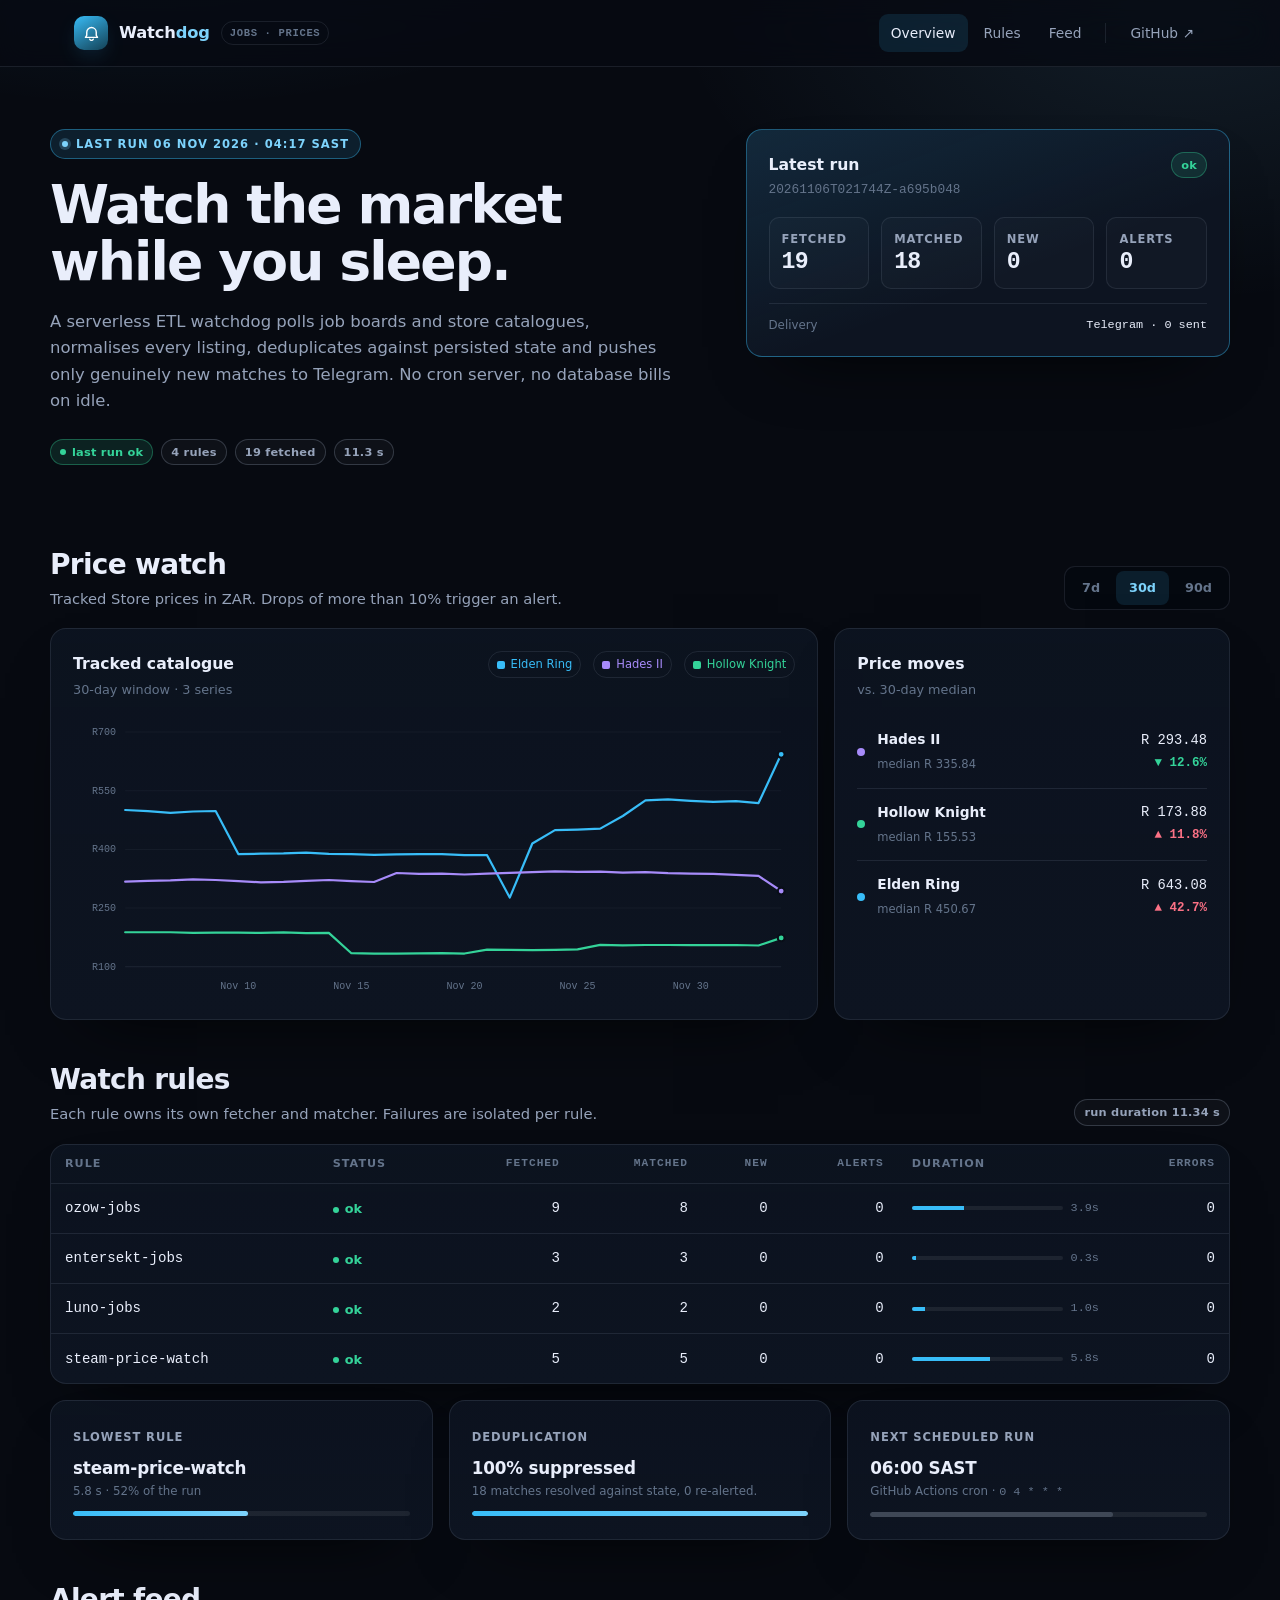
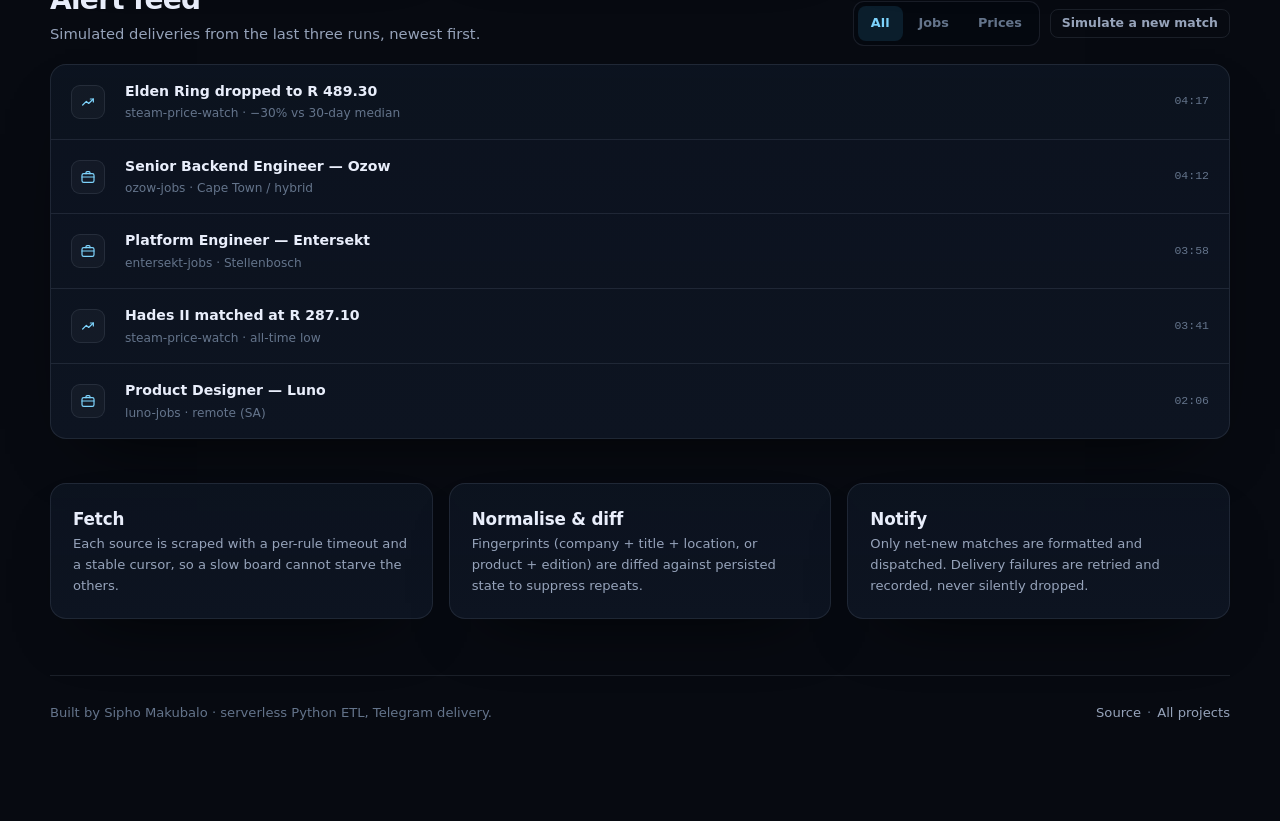
<file: web/index.html>
<!doctype html>
<html lang="en">
<head>
  <meta charset="utf-8" />
  <meta name="viewport" content="width=device-width, initial-scale=1" />
  <meta name="theme-color" content="#060b14" />
  <meta name="description" content="Job & Price Watchdog — a serverless ETL watchdog that polls job boards and store prices, deduplicates listings and alerts via Telegram." />
  <title>Watchdog — job &amp; price monitoring</title>
  <link rel="icon" href="favicon.svg" type="image/svg+xml" />
  <link rel="stylesheet" href="app.css" />
  <link rel="stylesheet" href="theme.css" />
</head>
<body>
  <a class="skip-link" href="#main">Skip to content</a>

  <header class="topbar">
    <div class="shell topbar__inner">
      <a class="brand" href="./" aria-label="Watchdog home">
        <span class="brand__mark" aria-hidden="true">
          <svg viewBox="0 0 24 24" fill="none" stroke="currentColor" stroke-width="1.8">
            <path d="M12 4.5c3.3 0 6 2.6 6 5.9v4.1l1.6 2.4H4.4L6 14.5v-4.1c0-3.3 2.7-5.9 6-5.9Z" stroke-linejoin="round"/>
            <path d="M9.8 19.2a2.4 2.4 0 0 0 4.4 0" stroke-linecap="round"/>
          </svg>
        </span>
        <span class="brand__name">Watch<span>dog</span></span>
        <span class="brand__tag">jobs · prices</span>
      </a>
      <nav class="nav" aria-label="Primary">
        <a href="#overview" class="is-active">Overview</a>
        <a href="#rules">Rules</a>
        <a href="#feed">Feed</a>
        <span class="nav__divider" aria-hidden="true"></span>
        <a href="https://github.com/sklevel8/job-price-watchdog" target="_blank" rel="noopener">GitHub ↗</a>
      </nav>
    </div>
  </header>

  <main id="main" class="shell page">
    <section class="hero" id="overview">
      <div>
        <div class="eyebrow"><span class="eyebrow__dot"></span> Last run 06 Nov 2026 · 04:17 SAST</div>
        <h1>Watch the market <span>while you sleep.</span></h1>
        <p class="lede">
          A serverless ETL watchdog polls job boards and store catalogues, normalises every
          listing, deduplicates against persisted state and pushes only genuinely new matches to
          Telegram. No cron server, no database bills on idle.
        </p>
        <div class="hero-pills">
          <span class="badge badge--ok"><span class="dot dot--pulse"></span> last run ok</span>
          <span class="badge">4 rules</span>
          <span class="badge">19 fetched</span>
          <span class="badge">11.3 s</span>
        </div>
      </div>

      <div class="card card--accent run-card">
        <div class="card__head">
          <div>
            <h2 class="card__title">Latest run</h2>
            <p class="card__hint mono" id="runId">20261106T021744Z-a695b048</p>
          </div>
          <span class="badge badge--ok">ok</span>
        </div>
        <div class="run-grid">
          <div><span class="stat__label">Fetched</span><span class="stat__value" id="kFetched">19</span></div>
          <div><span class="stat__label">Matched</span><span class="stat__value" id="kMatched">18</span></div>
          <div><span class="stat__label">New</span><span class="stat__value" id="kNew">0</span></div>
          <div><span class="stat__label">Alerts</span><span class="stat__value" id="kAlerts">0</span></div>
        </div>
        <div class="run-foot">
          <span class="dim tiny">Delivery</span>
          <span class="mono tiny">Telegram · 0 sent</span>
        </div>
      </div>
    </section>

    <section class="section">
      <div class="section__head">
        <div>
          <h2 class="h2">Price watch</h2>
          <p class="section__desc">Tracked Store prices in ZAR. Drops of more than 10% trigger an alert.</p>
        </div>
        <div class="tabs" role="tablist" aria-label="Price window">
          <button class="tab" role="tab" aria-selected="false" data-window="7">7d</button>
          <button class="tab" role="tab" aria-selected="true" data-window="30">30d</button>
          <button class="tab" role="tab" aria-selected="false" data-window="90">90d</button>
        </div>
      </div>

      <div class="grid grid--sidebar">
        <div class="card">
          <div class="card__head">
            <div>
              <h3 class="card__title">Tracked catalogue</h3>
              <p class="card__hint" id="chartHint">Lowest observed price per day</p>
            </div>
            <div class="legend" id="legend"></div>
          </div>
          <div class="chart-wrap">
            <svg id="priceChart" class="chart" viewBox="0 0 720 280" role="img" aria-label="Price history chart"></svg>
          </div>
        </div>

        <aside class="card">
          <div class="card__head">
            <div>
              <h3 class="card__title">Price moves</h3>
              <p class="card__hint">vs. 30-day median</p>
            </div>
          </div>
          <ul class="list" id="priceMoves"></ul>
        </aside>
      </div>
    </section>

    <section class="section" id="rules">
      <div class="section__head">
        <div>
          <h2 class="h2">Watch rules</h2>
          <p class="section__desc">Each rule owns its own fetcher and matcher. Failures are isolated per rule.</p>
        </div>
        <span class="badge">run duration 11.34 s</span>
      </div>

      <div class="card card--flush">
        <div class="table-wrap">
          <table class="table">
            <thead>
              <tr>
                <th>Rule</th><th>Status</th><th class="num">Fetched</th><th class="num">Matched</th>
                <th class="num">New</th><th class="num">Alerts</th><th>Duration</th><th class="num">Errors</th>
              </tr>
            </thead>
            <tbody id="ruleRows"></tbody>
          </table>
        </div>
      </div>

      <div class="grid grid--3" style="margin-top:16px">
        <div class="card">
          <span class="stat__label">Slowest rule</span>
          <p class="h3" style="margin-top:6px" id="slowest">steam-price-watch</p>
          <p class="tiny dim" id="slowestMeta">5.8 s · 51% of the run</p>
          <div class="meter"><span id="slowestBar" style="width:51%"></span></div>
        </div>
        <div class="card">
          <span class="stat__label">Deduplication</span>
          <p class="h3" style="margin-top:6px">100% suppressed</p>
          <p class="tiny dim">18 matches resolved against state, 0 re-alerted.</p>
          <div class="meter"><span style="width:100%"></span></div>
        </div>
        <div class="card">
          <span class="stat__label">Next scheduled run</span>
          <p class="h3" style="margin-top:6px">06:00 SAST</p>
          <p class="tiny dim">GitHub Actions cron · <code class="mono">0 4 * * *</code></p>
          <div class="meter meter--muted"><span style="width:72%"></span></div>
        </div>
      </div>
    </section>

    <section class="section" id="feed">
      <div class="section__head">
        <div>
          <h2 class="h2">Alert feed</h2>
          <p class="section__desc">Simulated deliveries from the last three runs, newest first.</p>
        </div>
        <div class="row">
          <div class="tabs" role="tablist" aria-label="Feed filter">
            <button class="tab" role="tab" aria-selected="true" data-feed="all">All</button>
            <button class="tab" role="tab" aria-selected="false" data-feed="job">Jobs</button>
            <button class="tab" role="tab" aria-selected="false" data-feed="price">Prices</button>
          </div>
          <button class="btn btn--sm btn--ghost" type="button" id="simulateBtn">Simulate a new match</button>
        </div>
      </div>

      <div class="card card--flush">
        <ul class="feed" id="feedList"></ul>
        <div id="feedEmpty" class="empty"><strong>Nothing in this filter</strong><span>Switch filters or simulate a match.</span></div>
      </div>
    </section>

    <section class="section">
      <div class="grid grid--3">
        <article class="card"><h3 class="h3">Fetch</h3><p class="muted small">Each source is scraped with a per-rule timeout and a stable cursor, so a slow board cannot starve the others.</p></article>
        <article class="card"><h3 class="h3">Normalise &amp; diff</h3><p class="muted small">Fingerprints (company + title + location, or product + edition) are diffed against persisted state to suppress repeats.</p></article>
        <article class="card"><h3 class="h3">Notify</h3><p class="muted small">Only net-new matches are formatted and dispatched. Delivery failures are retried and recorded, never silently dropped.</p></article>
      </div>
    </section>

    <footer class="footer">
      <div class="footer__inner">
        <span>Built by Sipho Makubalo · serverless Python ETL, Telegram delivery.</span>
        <div class="row row--tight">
          <a href="https://github.com/sklevel8/job-price-watchdog" target="_blank" rel="noopener">Source</a>
          <span class="dim">·</span>
          <a href="https://sklevel8-portfolio.netlify.app" target="_blank" rel="noopener">All projects</a>
        </div>
      </div>
    </footer>
  </main>

  <div id="toast" class="toast" role="status" aria-live="polite"></div>
  <script src="app.js"></script>
</body>
</html>
</file>
<file: web/app.css>
/* ---------------------------------------------------------------------------
   Shared frontend foundation for the sklevel8 project suite.
   Projects add their own accent colour + bespoke components in theme.css.
--------------------------------------------------------------------------- */

*,
*::before,
*::after { box-sizing: border-box; }

:root {
  --bg: #070a11;
  --bg-elev: #0a0f19;
  --panel: #0d1421;
  --panel-2: #111a2a;
  --panel-3: #16203380;
  --line: rgba(148, 163, 184, 0.14);
  --line-strong: rgba(148, 163, 184, 0.28);
  --text: #e9eefb;
  --muted: #96a3ba;
  --dim: #64748b;
  --accent: #6366f1;
  --accent-2: #818cf8;
  --accent-soft: rgba(99, 102, 241, 0.14);
  --accent-line: rgba(99, 102, 241, 0.38);
  --ok: #34d399;
  --ok-soft: rgba(52, 211, 153, 0.12);
  --warn: #fbbf24;
  --warn-soft: rgba(251, 191, 36, 0.12);
  --bad: #fb7185;
  --bad-soft: rgba(251, 113, 133, 0.12);
  --radius: 16px;
  --radius-sm: 10px;
  --radius-lg: 24px;
  --shadow: 0 30px 70px -40px rgba(0, 0, 0, 0.95);
  --mono: ui-monospace, "SFMono-Regular", "SF Mono", Menlo, Consolas, "Liberation Mono", monospace;
  --sans: "Inter", ui-sans-serif, system-ui, -apple-system, "Segoe UI", Roboto, Helvetica, Arial, sans-serif;
  --maxw: 1180px;
}

html { -webkit-text-size-adjust: 100%; }

body {
  margin: 0;
  min-height: 100vh;
  background-color: var(--bg);
  background-image:
    radial-gradient(900px 500px at 12% -10%, color-mix(in srgb, var(--accent) 16%, transparent), transparent 70%),
    radial-gradient(700px 420px at 92% 0%, color-mix(in srgb, var(--accent-2) 10%, transparent), transparent 72%);
  background-repeat: no-repeat;
  color: var(--text);
  font-family: var(--sans);
  font-size: 16px;
  line-height: 1.6;
  -webkit-font-smoothing: antialiased;
  text-rendering: optimizeLegibility;
}

img, svg { display: block; max-width: 100%; }
a { color: inherit; text-decoration: none; }
button, input, select, textarea { font: inherit; color: inherit; }
button { cursor: pointer; }
h1, h2, h3, h4, p, figure { margin: 0; }
ul, ol { margin: 0; padding: 0; list-style: none; }

::selection { background: color-mix(in srgb, var(--accent) 45%, transparent); color: #fff; }

:focus-visible {
  outline: 2px solid var(--accent-2);
  outline-offset: 3px;
  border-radius: 4px;
}

.skip-link {
  position: absolute;
  left: 16px;
  top: -80px;
  z-index: 100;
  padding: 10px 16px;
  border-radius: 999px;
  background: var(--accent);
  color: #fff;
  font-size: 0.85rem;
  font-weight: 600;
  transition: top 0.18s ease;
}
.skip-link:focus { top: 16px; }

/* ---- layout ------------------------------------------------------------- */
.shell {
  width: 100%;
  max-width: var(--maxw);
  margin: 0 auto;
  padding: 0 24px;
}

.topbar {
  position: sticky;
  top: 0;
  z-index: 50;
  border-bottom: 1px solid var(--line);
  background: color-mix(in srgb, var(--bg) 78%, transparent);
  backdrop-filter: blur(14px) saturate(140%);
}
.topbar__inner {
  display: flex;
  align-items: center;
  gap: 20px;
  min-height: 66px;
}

.brand {
  display: inline-flex;
  align-items: center;
  gap: 11px;
  font-weight: 700;
  letter-spacing: -0.01em;
  white-space: nowrap;
}
.brand__mark {
  display: grid;
  place-items: center;
  width: 34px;
  height: 34px;
  border-radius: 10px;
  background: linear-gradient(150deg, var(--accent), color-mix(in srgb, var(--accent) 35%, #000));
  color: #fff;
  box-shadow: 0 8px 24px -12px var(--accent);
  flex: none;
}
.brand__mark svg { width: 19px; height: 19px; }
.brand__name { font-size: 1.02rem; }
.brand__name span { color: var(--accent-2); }
.brand__tag {
  padding: 3px 8px;
  border: 1px solid var(--line);
  border-radius: 999px;
  color: var(--dim);
  font-family: var(--mono);
  font-size: 0.66rem;
  letter-spacing: 0.06em;
  text-transform: uppercase;
}

.nav {
  display: flex;
  align-items: center;
  gap: 4px;
  margin-left: auto;
}
.nav a {
  padding: 8px 12px;
  border-radius: 9px;
  color: var(--muted);
  font-size: 0.86rem;
  font-weight: 500;
  transition: color 0.16s ease, background 0.16s ease;
}
.nav a:hover { color: var(--text); background: rgba(255, 255, 255, 0.05); }
.nav a.is-active { color: var(--text); background: var(--accent-soft); }

.nav__divider {
  width: 1px;
  height: 20px;
  margin: 0 8px;
  background: var(--line);
}

.page { padding: 44px 0 72px; }

.hero {
  display: grid;
  grid-template-columns: minmax(0, 1.15fr) minmax(0, 0.85fr);
  gap: 40px;
  align-items: center;
  padding: 18px 0 40px;
}
.hero--single { grid-template-columns: minmax(0, 1fr); max-width: 780px; }

.eyebrow {
  display: inline-flex;
  align-items: center;
  gap: 8px;
  padding: 5px 11px;
  border: 1px solid var(--accent-line);
  border-radius: 999px;
  background: var(--accent-soft);
  color: var(--accent-2);
  font-size: 0.72rem;
  font-weight: 600;
  letter-spacing: 0.09em;
  text-transform: uppercase;
}
.eyebrow__dot {
  width: 6px;
  height: 6px;
  border-radius: 50%;
  background: currentColor;
  box-shadow: 0 0 0 3px color-mix(in srgb, currentColor 22%, transparent);
}

h1, .h1 {
  margin-top: 18px;
  font-size: clamp(2.1rem, 4.6vw, 3.35rem);
  line-height: 1.06;
  letter-spacing: -0.035em;
  font-weight: 750;
}
.h1 span, h1 .grad {
  background: linear-gradient(100deg, var(--accent-2), color-mix(in srgb, var(--accent-2) 40%, #ffffff));
  -webkit-background-clip: text;
  background-clip: text;
  color: transparent;
}
.lede {
  margin-top: 18px;
  max-width: 60ch;
  color: var(--muted);
  font-size: 1.03rem;
}

.h2 {
  font-size: clamp(1.35rem, 2.4vw, 1.75rem);
  line-height: 1.15;
  letter-spacing: -0.025em;
  font-weight: 700;
}
.h3 { font-size: 1.05rem; font-weight: 650; letter-spacing: -0.01em; }

.section { margin-top: 44px; }
.section__head {
  display: flex;
  align-items: flex-end;
  justify-content: space-between;
  gap: 20px;
  margin-bottom: 18px;
  flex-wrap: wrap;
}
.section__desc { margin-top: 6px; color: var(--muted); font-size: 0.92rem; }

/* ---- grid --------------------------------------------------------------- */
.grid { display: grid; gap: 16px; }
.grid--2 { grid-template-columns: repeat(2, minmax(0, 1fr)); }
.grid--3 { grid-template-columns: repeat(3, minmax(0, 1fr)); }
.grid--4 { grid-template-columns: repeat(4, minmax(0, 1fr)); }
.grid--sidebar { grid-template-columns: minmax(0, 1.65fr) minmax(300px, 0.85fr); }
.span-2 { grid-column: span 2; }

/* ---- cards -------------------------------------------------------------- */
.card {
  position: relative;
  padding: 22px;
  border: 1px solid var(--line);
  border-radius: var(--radius);
  background: linear-gradient(180deg, color-mix(in srgb, var(--panel) 88%, transparent), var(--panel));
  box-shadow: var(--shadow);
}
.card--flush { padding: 0; overflow: hidden; }
.card--soft { background: var(--panel-2); box-shadow: none; }
.card--accent {
  border-color: var(--accent-line);
  background:
    linear-gradient(160deg, var(--accent-soft), transparent 60%),
    var(--panel);
}
.card__head {
  display: flex;
  align-items: flex-start;
  justify-content: space-between;
  gap: 16px;
  margin-bottom: 16px;
}
.card__title { font-size: 0.98rem; font-weight: 650; }
.card__hint { margin-top: 3px; color: var(--dim); font-size: 0.8rem; }

/* ---- stats -------------------------------------------------------------- */
.stat { display: flex; flex-direction: column; gap: 6px; }
.stat__label {
  color: var(--muted);
  font-size: 0.72rem;
  font-weight: 600;
  letter-spacing: 0.08em;
  text-transform: uppercase;
}
.stat__value {
  font-family: var(--mono);
  font-size: clamp(1.5rem, 2.6vw, 2.1rem);
  font-weight: 650;
  letter-spacing: -0.03em;
  line-height: 1.1;
}
.stat__meta { color: var(--dim); font-size: 0.78rem; }

.delta { display: inline-flex; align-items: center; gap: 4px; font-size: 0.78rem; font-weight: 600; }
.delta--up { color: var(--ok); }
.delta--down { color: var(--bad); }
.delta--flat { color: var(--dim); }

/* ---- buttons ------------------------------------------------------------ */
.btn {
  display: inline-flex;
  align-items: center;
  justify-content: center;
  gap: 8px;
  padding: 10px 16px;
  border: 1px solid transparent;
  border-radius: var(--radius-sm);
  background: var(--panel-2);
  color: var(--text);
  font-size: 0.88rem;
  font-weight: 600;
  line-height: 1.2;
  white-space: nowrap;
  transition: transform 0.12s ease, background 0.16s ease, border-color 0.16s ease, opacity 0.16s ease;
}
.btn svg { width: 16px; height: 16px; flex: none; }
.btn:hover { background: #172033; }
.btn:active { transform: translateY(1px); }
.btn:disabled { opacity: 0.5; cursor: not-allowed; transform: none; }
.btn--primary {
  background: linear-gradient(150deg, var(--accent), color-mix(in srgb, var(--accent) 72%, #000));
  color: #fff;
  box-shadow: 0 14px 34px -18px var(--accent);
}
.btn--primary:hover { background: color-mix(in srgb, var(--accent) 88%, #fff); }
.btn--ghost { background: transparent; border-color: var(--line); color: var(--muted); }
.btn--ghost:hover { background: rgba(255, 255, 255, 0.05); color: var(--text); }
.btn--soft { background: var(--accent-soft); border-color: var(--accent-line); color: var(--accent-2); }
.btn--soft:hover { background: color-mix(in srgb, var(--accent) 24%, transparent); }
.btn--sm { padding: 6px 11px; font-size: 0.78rem; border-radius: 8px; }
.btn--block { width: 100%; }
.btn--icon { padding: 8px; border-radius: 9px; }

/* ---- forms -------------------------------------------------------------- */
.field { display: flex; flex-direction: column; gap: 7px; }
.field__label { color: var(--muted); font-size: 0.8rem; font-weight: 600; }
.field__hint { color: var(--dim); font-size: 0.78rem; }

.input, .select, .textarea {
  width: 100%;
  padding: 11px 13px;
  border: 1px solid var(--line-strong);
  border-radius: var(--radius-sm);
  background: rgba(4, 8, 15, 0.72);
  color: var(--text);
  font-size: 0.92rem;
  transition: border-color 0.16s ease, box-shadow 0.16s ease;
}
.input::placeholder, .textarea::placeholder { color: #52607a; }
.input:focus, .select:focus, .textarea:focus {
  outline: none;
  border-color: var(--accent);
  box-shadow: 0 0 0 3px color-mix(in srgb, var(--accent) 22%, transparent);
}
.textarea { resize: vertical; min-height: 96px; }
.select { appearance: none; background-image: linear-gradient(45deg, transparent 50%, var(--muted) 50%), linear-gradient(135deg, var(--muted) 50%, transparent 50%); background-position: calc(100% - 18px) 50%, calc(100% - 13px) 50%; background-size: 5px 5px, 5px 5px; background-repeat: no-repeat; padding-right: 34px; }

.row { display: flex; gap: 10px; align-items: center; flex-wrap: wrap; }
.row--tight { gap: 6px; }
.grow { flex: 1 1 auto; min-width: 0; }

/* ---- badges ------------------------------------------------------------- */
.badge {
  display: inline-flex;
  align-items: center;
  gap: 6px;
  padding: 3px 9px;
  border: 1px solid var(--line-strong);
  border-radius: 999px;
  background: rgba(255, 255, 255, 0.03);
  color: var(--muted);
  font-size: 0.71rem;
  font-weight: 600;
  letter-spacing: 0.02em;
  white-space: nowrap;
}
.badge--accent { border-color: var(--accent-line); background: var(--accent-soft); color: var(--accent-2); }
.badge--ok { border-color: rgba(52, 211, 153, 0.35); background: var(--ok-soft); color: var(--ok); }
.badge--warn { border-color: rgba(251, 191, 36, 0.35); background: var(--warn-soft); color: var(--warn); }
.badge--bad { border-color: rgba(251, 113, 133, 0.35); background: var(--bad-soft); color: var(--bad); }
.dot { width: 6px; height: 6px; border-radius: 50%; background: currentColor; flex: none; }
.dot--pulse { animation: pulse 2.4s ease-in-out infinite; }

@keyframes pulse {
  0%, 100% { opacity: 1; box-shadow: 0 0 0 0 currentColor; }
  50% { opacity: 0.65; box-shadow: 0 0 0 4px transparent; }
}

/* ---- tables ------------------------------------------------------------- */
.table { width: 100%; border-collapse: collapse; font-size: 0.88rem; }
.table th {
  padding: 10px 14px;
  border-bottom: 1px solid var(--line);
  color: var(--dim);
  font-size: 0.7rem;
  font-weight: 700;
  letter-spacing: 0.09em;
  text-align: left;
  text-transform: uppercase;
  white-space: nowrap;
}
.table td { padding: 13px 14px; border-bottom: 1px solid var(--line); vertical-align: middle; }
.table tbody tr:last-child td { border-bottom: 0; }
.table tbody tr { transition: background 0.14s ease; }
.table tbody tr:hover { background: rgba(255, 255, 255, 0.025); }
.table .num { text-align: right; font-family: var(--mono); font-variant-numeric: tabular-nums; }
.table-wrap { overflow-x: auto; }

/* ---- lists -------------------------------------------------------------- */
.list { display: flex; flex-direction: column; }
.list__item {
  display: flex;
  align-items: center;
  gap: 12px;
  padding: 12px 0;
  border-bottom: 1px solid var(--line);
}
.list__item:last-child { border-bottom: 0; }
.list__body { min-width: 0; flex: 1; }
.list__title { font-size: 0.9rem; font-weight: 600; overflow: hidden; text-overflow: ellipsis; white-space: nowrap; }
.list__meta { margin-top: 2px; color: var(--dim); font-size: 0.78rem; }

/* ---- tabs --------------------------------------------------------------- */
.tabs {
  display: inline-flex;
  gap: 3px;
  padding: 4px;
  border: 1px solid var(--line);
  border-radius: 11px;
  background: rgba(4, 8, 15, 0.6);
}
.tab {
  padding: 7px 13px;
  border: 0;
  border-radius: 8px;
  background: transparent;
  color: var(--dim);
  font-size: 0.8rem;
  font-weight: 600;
  transition: background 0.16s ease, color 0.16s ease;
}
.tab:hover { color: var(--text); }
.tab[aria-selected="true"] { background: var(--accent-soft); color: var(--accent-2); }

/* ---- misc --------------------------------------------------------------- */
.mono { font-family: var(--mono); }
.muted { color: var(--muted); }
.dim { color: var(--dim); }
.small { font-size: 0.82rem; }
.tiny { font-size: 0.74rem; }
.strong { font-weight: 650; }
.nowrap { white-space: nowrap; }
.center { text-align: center; }
.right { text-align: right; }
.full { width: 100%; }
.hidden { display: none !important; }
.sr-only {
  position: absolute;
  width: 1px; height: 1px;
  padding: 0; margin: -1px;
  overflow: hidden;
  clip: rect(0, 0, 0, 0);
  white-space: nowrap;
  border: 0;
}
.kbd, kbd {
  padding: 1px 6px;
  border: 1px solid var(--line-strong);
  border-bottom-width: 2px;
  border-radius: 5px;
  background: var(--panel-2);
  color: var(--muted);
  font-family: var(--mono);
  font-size: 0.74rem;
}
.divider { height: 1px; background: var(--line); border: 0; margin: 20px 0; }

.empty {
  display: grid;
  place-items: center;
  gap: 6px;
  padding: 34px 20px;
  border: 1px dashed var(--line-strong);
  border-radius: var(--radius-sm);
  color: var(--dim);
  text-align: center;
  font-size: 0.86rem;
}

.toast {
  position: fixed;
  right: 20px;
  bottom: 20px;
  z-index: 90;
  display: flex;
  align-items: center;
  gap: 10px;
  max-width: 340px;
  padding: 12px 16px;
  border: 1px solid var(--line-strong);
  border-radius: 12px;
  background: var(--panel-2);
  box-shadow: var(--shadow);
  font-size: 0.86rem;
  opacity: 0;
  transform: translateY(8px);
  transition: opacity 0.2s ease, transform 0.2s ease;
  pointer-events: none;
}
.toast.is-visible { opacity: 1; transform: translateY(0); }

.footer {
  margin-top: 56px;
  padding: 26px 0;
  border-top: 1px solid var(--line);
  color: var(--dim);
  font-size: 0.82rem;
}
.footer__inner { display: flex; align-items: center; justify-content: space-between; gap: 16px; flex-wrap: wrap; }
.footer a { color: var(--muted); }
.footer a:hover { color: var(--text); }

/* ---- chart helpers ------------------------------------------------------ */
.chart { width: 100%; height: auto; overflow: visible; }
.chart__grid { stroke: var(--line); stroke-width: 1; }
.chart__label { fill: var(--dim); font-size: 10px; font-family: var(--mono); }
.chart__line { fill: none; stroke: var(--accent); stroke-width: 2.4; stroke-linejoin: round; stroke-linecap: round; }
.chart__area { fill: url(#areaFill); }
.chart__bar { fill: var(--accent); opacity: 0.8; }

/* ---- responsive --------------------------------------------------------- */
@media (max-width: 980px) {
  .hero { grid-template-columns: minmax(0, 1fr); gap: 28px; }
  .grid--4 { grid-template-columns: repeat(2, minmax(0, 1fr)); }
  .grid--sidebar { grid-template-columns: minmax(0, 1fr); }
  .grid--3 { grid-template-columns: repeat(2, minmax(0, 1fr)); }
  .span-2 { grid-column: span 1; }
}

@media (max-width: 720px) {
  .shell { padding: 0 16px; }
  .page { padding: 28px 0 52px; }
  .topbar__inner { min-height: 60px; gap: 12px; }
  .brand__tag { display: none; }
  .nav { gap: 0; }
  .nav a { padding: 7px 9px; font-size: 0.8rem; }
  .nav__divider { display: none; }
  .grid--2, .grid--3, .grid--4 { grid-template-columns: minmax(0, 1fr); }
  .card { padding: 18px; }
  h1, .h1 { font-size: clamp(1.9rem, 9vw, 2.5rem); }
  .footer__inner { flex-direction: column; align-items: flex-start; }
}

@media (prefers-reduced-motion: reduce) {
  *, *::before, *::after {
    animation-duration: 0.001ms !important;
    animation-iteration-count: 1 !important;
    transition-duration: 0.001ms !important;
  }
  html { scroll-behavior: auto; }
}
</file>
<file: web/theme.css>
/* Watchdog theme ---------------------------------------------------------- */
:root {
  --accent: #38bdf8;
  --accent-2: #7dd3fc;
  --accent-soft: rgba(56, 189, 248, 0.12);
  --accent-line: rgba(56, 189, 248, 0.4);
}

.hero-pills { display: flex; gap: 8px; flex-wrap: wrap; margin-top: 24px; }

.run-card { align-self: start; }
.run-grid { display: grid; grid-template-columns: repeat(4, 1fr); gap: 12px; margin-top: 6px; }
.run-grid > div { display: flex; flex-direction: column; gap: 2px; padding: 12px; border: 1px solid var(--line); border-radius: 10px; background: rgba(255, 255, 255, 0.02); }
.run-grid .stat__value { font-size: 1.45rem; }
.run-foot { display: flex; align-items: center; justify-content: space-between; margin-top: 14px; padding-top: 12px; border-top: 1px solid var(--line); }

.chart-wrap { width: 100%; overflow: hidden; }
.chart { width: 100%; height: auto; }
.legend { display: flex; gap: 12px; flex-wrap: wrap; }
.legend button {
  display: inline-flex;
  align-items: center;
  gap: 6px;
  padding: 3px 8px;
  border: 1px solid var(--line);
  border-radius: 999px;
  background: transparent;
  color: var(--muted);
  font-size: 0.72rem;
  transition: opacity 0.15s ease, border-color 0.15s ease;
}
.legend button[aria-pressed="false"] { opacity: 0.4; }
.legend i { width: 8px; height: 8px; border-radius: 2px; background: currentColor; }

.chart-label { fill: var(--dim); font-size: 10px; font-family: var(--mono); }

.price-move { display: flex; align-items: center; gap: 10px; }
.price-move__name { flex: 1; min-width: 0; }
.price-move__name strong { display: block; font-size: 0.86rem; font-weight: 600; overflow: hidden; text-overflow: ellipsis; white-space: nowrap; }
.price-move__name span { color: var(--dim); font-size: 0.72rem; }
.price-move__price { font-family: var(--mono); font-size: 0.86rem; text-align: right; }

.meter { height: 5px; margin-top: 10px; border-radius: 999px; background: rgba(255, 255, 255, 0.07); overflow: hidden; }
.meter span { display: block; height: 100%; border-radius: inherit; background: linear-gradient(90deg, var(--accent), var(--accent-2)); }
.meter--muted span { background: var(--line-strong); }

.rule-status { display: inline-flex; align-items: center; gap: 6px; color: var(--ok); font-size: 0.8rem; font-weight: 600; }
.bar-cell { display: flex; align-items: center; gap: 8px; min-width: 110px; }
.bar-cell span { font-family: var(--mono); font-size: 0.74rem; color: var(--dim); }
.bar { flex: 1; height: 4px; border-radius: 999px; background: rgba(255, 255, 255, 0.07); overflow: hidden; }
.bar i { display: block; height: 100%; background: var(--accent); }

.feed { display: flex; flex-direction: column; }
.feed__item {
  display: grid;
  grid-template-columns: 40px 1fr auto;
  gap: 14px;
  align-items: center;
  padding: 15px 20px;
  border-bottom: 1px solid var(--line);
}
.feed__item:last-child { border-bottom: 0; }
.feed__icon {
  display: grid;
  place-items: center;
  width: 34px;
  height: 34px;
  border-radius: 9px;
  border: 1px solid var(--line);
  background: rgba(255, 255, 255, 0.03);
  color: var(--accent-2);
}
.feed__icon svg { width: 16px; height: 16px; }
.feed__title { font-size: 0.88rem; font-weight: 600; }
.feed__title a:hover { text-decoration: underline; }
.feed__meta { color: var(--dim); font-size: 0.76rem; margin-top: 2px; }
.feed__time { color: var(--dim); font-family: var(--mono); font-size: 0.72rem; white-space: nowrap; }
.feed__item--new { animation: feedIn 0.4s ease; }
@keyframes feedIn { from { opacity: 0; transform: translateY(-6px); } }

@media (max-width: 980px) {
  .run-grid { grid-template-columns: repeat(2, 1fr); }
}
@media (max-width: 620px) {
  .feed__item { grid-template-columns: 34px 1fr; }
  .feed__time { grid-column: 2; }
}
</file>
